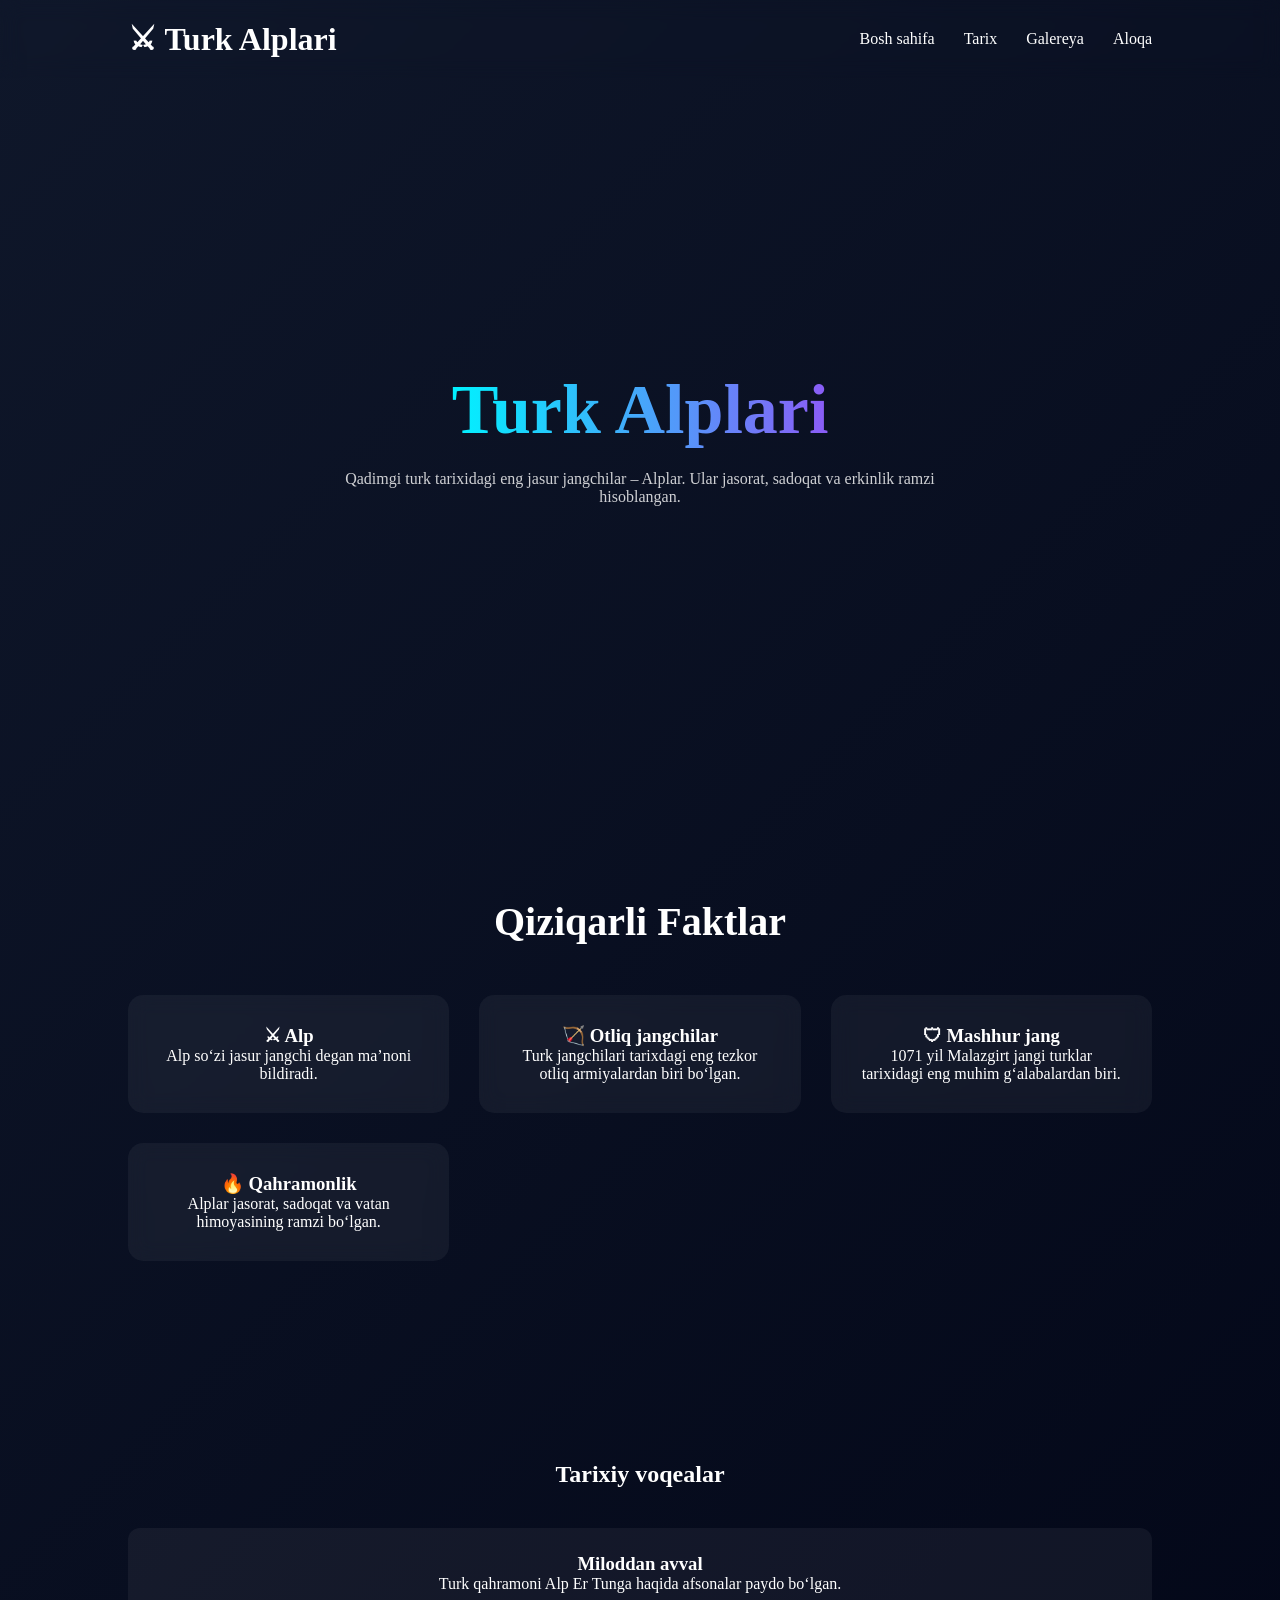
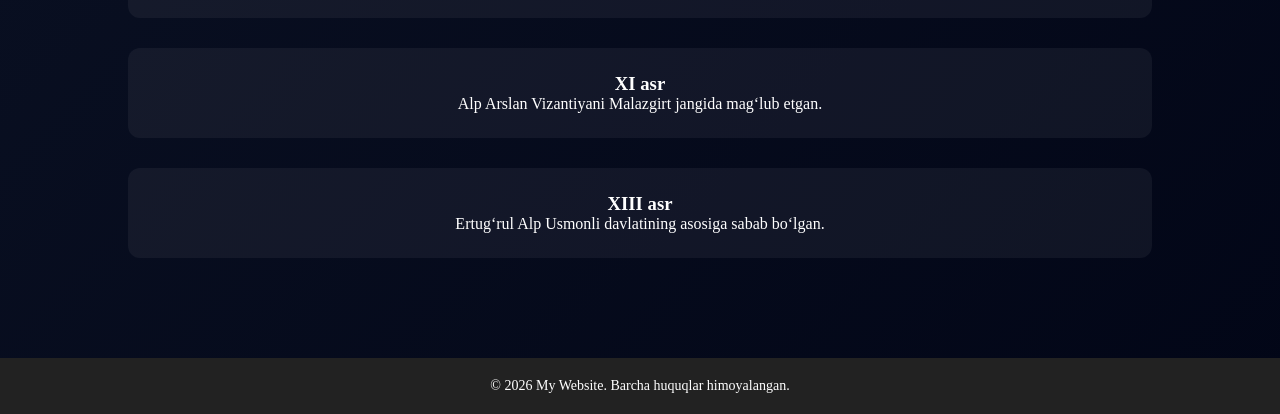
<file: index.html>
<!DOCTYPE html>
<html lang="uz">
<head>
<meta charset="UTF-8">
<meta name="viewport" content="width=device-width, initial-scale=1.0">
<title>Turk Alplari</title>
<link rel="stylesheet" href="bsb.6.css">
</head>
<body>
<header>
<h1>⚔ Turk Alplari</h1>
<nav>
<a href="index.html">Bosh sahifa</a>
<a href="2.bet.html">Tarix</a>
<a href="3.bet.html">Galereya</a>
<a href="4.bet.html">Aloqa</a>
</nav>
</header>
<section class="hero">
<h1>Turk Alplari</h1>
<p>
Qadimgi turk tarixidagi eng jasur jangchilar – Alplar.
Ular jasorat, sadoqat va erkinlik ramzi hisoblangan.
</p>
</section>
<section class="facts">
<h2>Qiziqarli Faktlar</h2>
<div class="cards">
<div class="card">
<h3>⚔ Alp</h3>
<p>Alp so‘zi jasur jangchi degan ma’noni bildiradi.</p>
</div>
<div class="card">
<h3>🏹 Otliq jangchilar</h3>
<p>Turk jangchilari tarixdagi eng tezkor otliq armiyalardan biri bo‘lgan.</p>
</div>
<div class="card">
<h3>🛡 Mashhur jang</h3>
<p>1071 yil Malazgirt jangi turklar tarixidagi eng muhim g‘alabalardan biri.</p>
</div>
<div class="card">
<h3>🔥 Qahramonlik</h3>
<p>Alplar jasorat, sadoqat va vatan himoyasining ramzi bo‘lgan.</p>
</div>
</div>
</section>
<section class="timeline">
<h2>Tarixiy voqealar</h2>
<div class="timeline-box">
<div class="event">
<h3>Miloddan avval</h3>
<p>Turk qahramoni Alp Er Tunga haqida afsonalar paydo bo‘lgan.</p>
</div>
<div class="event">
<h3>XI asr</h3>
<p>Alp Arslan Vizantiyani Malazgirt jangida mag‘lub etgan.</p>
</div>
<div class="event">
<h3>XIII asr</h3>
<p>Ertug‘rul Alp Usmonli davlatining asosiga sabab bo‘lgan.</p>
</div>
</div>
</section>
<footer class="footer">
  <p>© 2026 My Website. Barcha huquqlar himoyalangan.</p>
</footer>
</body>
</html>
</file>
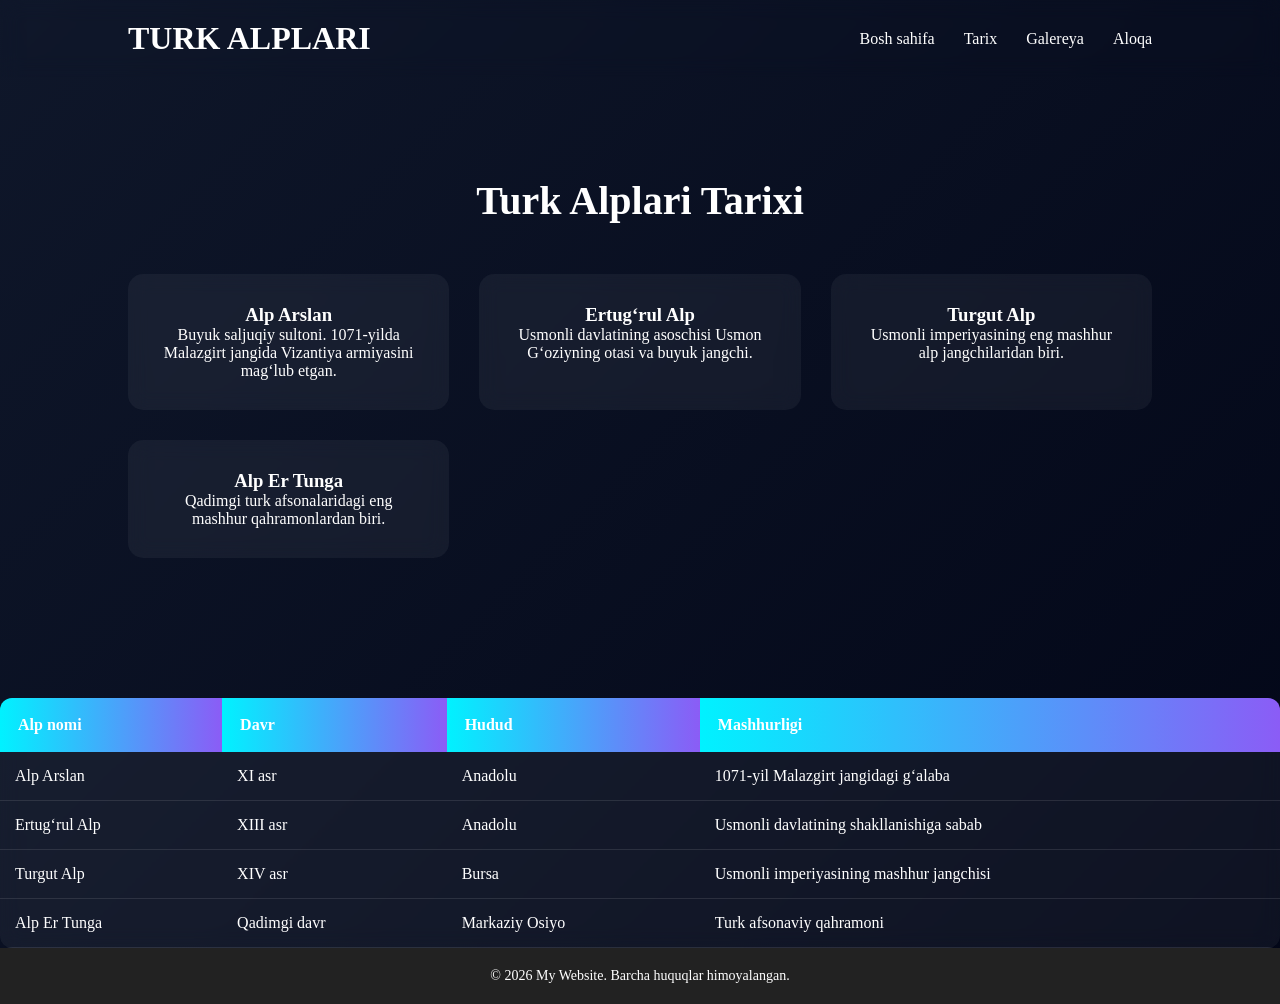
<file: 2.bet.html>
<!DOCTYPE html>
<html lang="uz">
<head>
<meta charset="UTF-8">
<title>Tarix</title>
<link rel="stylesheet" href="bsb.6.css">
</head>
<body>
<header>
<h1>TURK ALPLARI</h1>
<nav>
<a href="index.html">Bosh sahifa</a>
<a href="#">Tarix</a>
<a href="3.bet.html">Galereya</a>
<a href="4.bet.html">Aloqa</a>
</nav>
</header>
<section class="facts">
<h2>Turk Alplari Tarixi</h2>
<div class="cards">
<div class="card">
<h3>Alp Arslan</h3>
<p>Buyuk saljuqiy sultoni. 1071-yilda Malazgirt jangida Vizantiya armiyasini mag‘lub etgan.</p>
</div>
<div class="card">
<h3>Ertug‘rul Alp</h3>
<p>Usmonli davlatining asoschisi Usmon G‘oziyning otasi va buyuk jangchi.</p>
</div>
<div class="card">
<h3>Turgut Alp</h3>
<p>Usmonli imperiyasining eng mashhur alp jangchilaridan biri.</p>
</div>
<div class="card">
<h3>Alp Er Tunga</h3>
<p>Qadimgi turk afsonalaridagi eng mashhur qahramonlardan biri.</p>
</div>
</div>
</section>
<table class="modern-table">
<thead>
<tr>
<th>Alp nomi</th>
<th>Davr</th>
<th>Hudud</th>
<th>Mashhurligi</th>
</tr>
</thead>
<tbody>
<tr>
<td>Alp Arslan</td>
<td>XI asr</td>
<td>Anadolu</td>
<td>1071-yil Malazgirt jangidagi g‘alaba</td>
</tr>
<tr>
<td>Ertug‘rul Alp</td>
<td>XIII asr</td>
<td>Anadolu</td>
<td>Usmonli davlatining shakllanishiga sabab</td>
</tr>
<tr>
<td>Turgut Alp</td>
<td>XIV asr</td>
<td>Bursa</td>
<td>Usmonli imperiyasining mashhur jangchisi</td>
</tr>
<tr>
<td>Alp Er Tunga</td>
<td>Qadimgi davr</td>
<td>Markaziy Osiyo</td>
<td>Turk afsonaviy qahramoni</td>
</tr>
</tbody>
</table>
<footer class="footer">
  <p>© 2026 My Website. Barcha huquqlar himoyalangan.</p>
</footer>
</body>
</html>
</file>
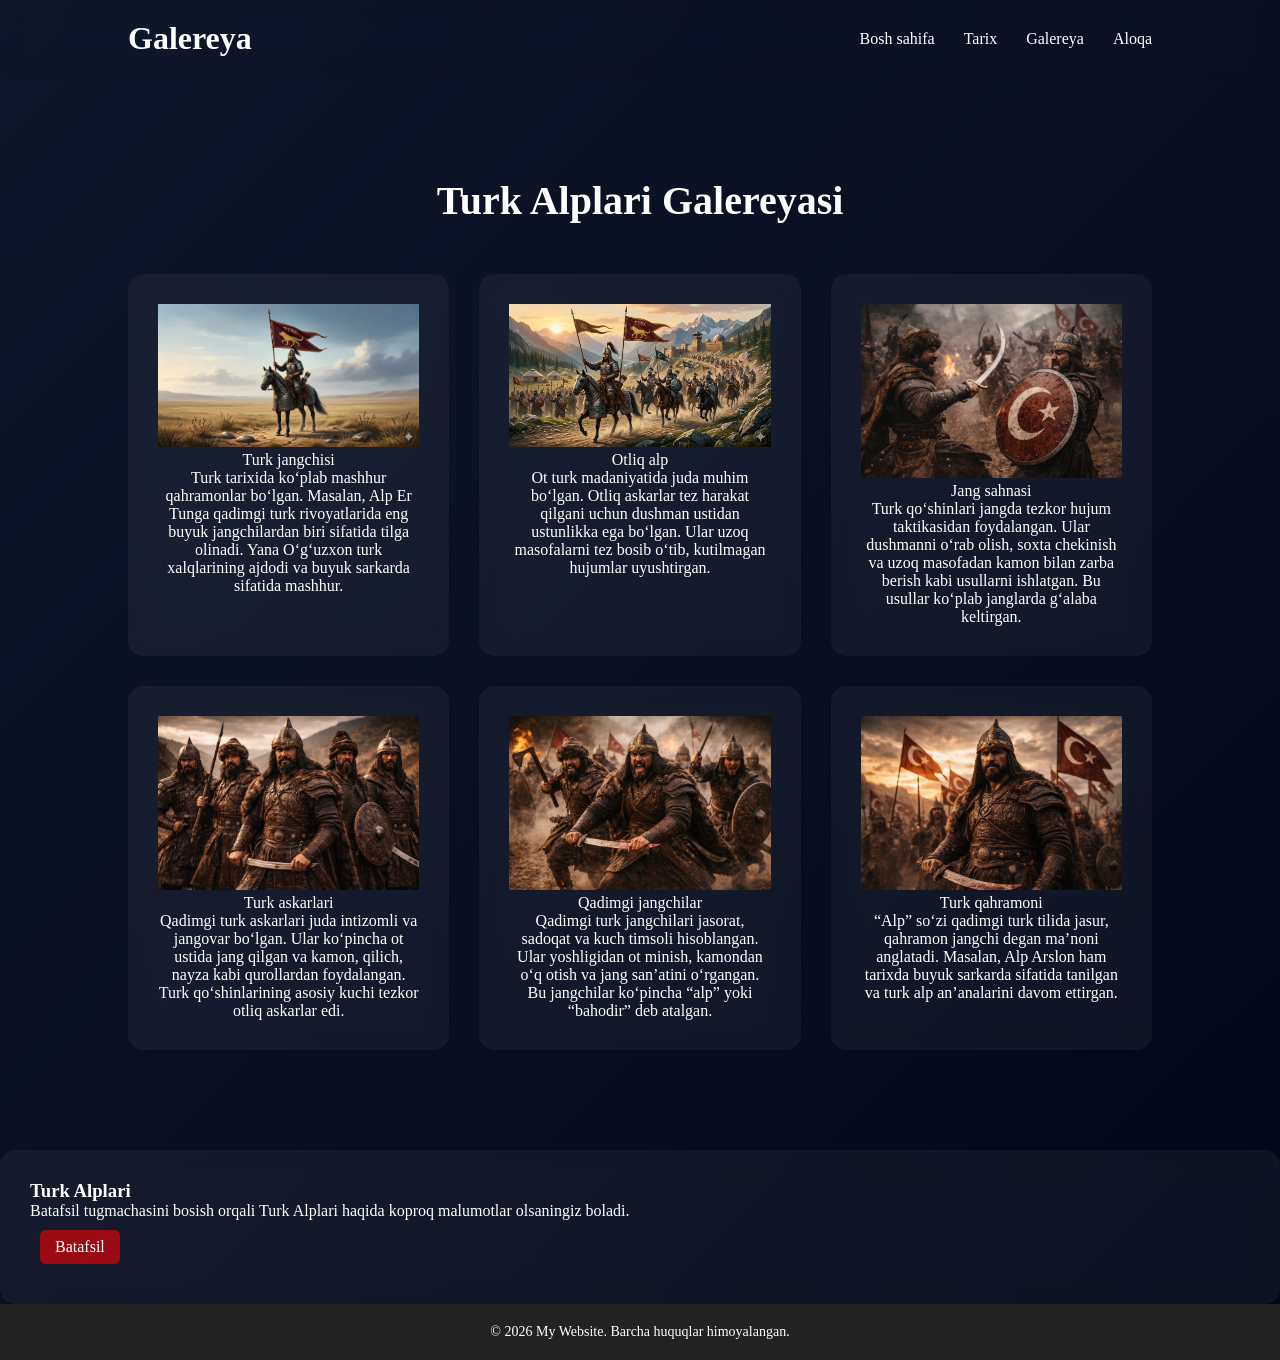
<file: 3.bet.html>
<!DOCTYPE html>
<html lang="uz">
<head>
<meta charset="UTF-8">
<meta name="viewport" content="width=device-width, initial-scale=1.0">
<title>Galereya</title>
<link rel="stylesheet" href="bsb.6.css">
</head>
<body>
<header>
<h1>Galereya</h1>
<nav>
<a href="index.html">Bosh sahifa</a>
<a href="2.bet.html">Tarix</a>
<a href="#">Galereya</a>
<a href="4.bet.html">Aloqa</a>
</nav>
</header>
<section class="facts">
<h2>Turk Alplari Galereyasi</h2>
<div class="cards">
<div class="card">

<img src="image.jpg" width="100%">
<p>Turk jangchisi</p>
<p>Turk tarixida ko‘plab mashhur qahramonlar bo‘lgan. Masalan, Alp Er Tunga qadimgi turk rivoyatlarida eng buyuk jangchilardan biri sifatida tilga olinadi. Yana O‘g‘uzxon turk xalqlarining ajdodi va buyuk sarkarda sifatida mashhur.</p>
</div>
<div class="card">
<img src="image2.jpg" width="100%">
<p>Otliq alp</p>
<p>Ot turk madaniyatida juda muhim bo‘lgan. Otliq askarlar tez harakat qilgani uchun dushman ustidan ustunlikka ega bo‘lgan. Ular uzoq masofalarni tez bosib o‘tib, kutilmagan hujumlar uyushtirgan.</p>
</div>
<div class="card">

<img src="image.3.png" width="100%">
<p>Jang sahnasi</p>
<p>Turk qo‘shinlari jangda tezkor hujum taktikasidan foydalangan. Ular dushmanni o‘rab olish, soxta chekinish va uzoq masofadan kamon bilan zarba berish kabi usullarni ishlatgan. Bu usullar ko‘plab janglarda g‘alaba keltirgan.</p>
</div>
<div class="card">
<img src="image.4.png" width="100%">
<p>Turk askarlari</p>
<p>Qadimgi turk askarlari juda intizomli va jangovar bo‘lgan. Ular ko‘pincha ot ustida jang qilgan va kamon, qilich, nayza kabi qurollardan foydalangan. Turk qo‘shinlarining asosiy kuchi tezkor otliq askarlar edi.</p>
</div>
<div class="card">
<img src="image.5.png" width="100%">
<p>Qadimgi jangchilar</p>
<p>Qadimgi turk jangchilari jasorat, sadoqat va kuch timsoli hisoblangan. Ular yoshligidan ot minish, kamondan o‘q otish va jang san’atini o‘rgangan. Bu jangchilar ko‘pincha “alp” yoki “bahodir” deb atalgan.</p>
</div>
<div class="card">
<img src="image.6.png" width="100%">
<p>Turk qahramoni</p>
<p>“Alp” so‘zi qadimgi turk tilida jasur, qahramon jangchi degan ma’noni anglatadi. Masalan, Alp Arslon ham tarixda buyuk sarkarda sifatida tanilgan va turk alp an’analarini davom ettirgan.</p>
</div>
</div>
</section>
<div class="card">
    <h3>Turk Alplari</h3>
    <p>Batafsil tugmachasini bosish orqali Turk Alplari haqida koproq malumotlar olsaningiz boladi.</p>
    <a href="alplar2.html" target="_blank" class="more-btn">
    Batafsil
    </a>
</div>
</div>
<footer class="footer">
  <p>© 2026 My Website. Barcha huquqlar himoyalangan.</p>
</footer>
</body>
</html>
</file>
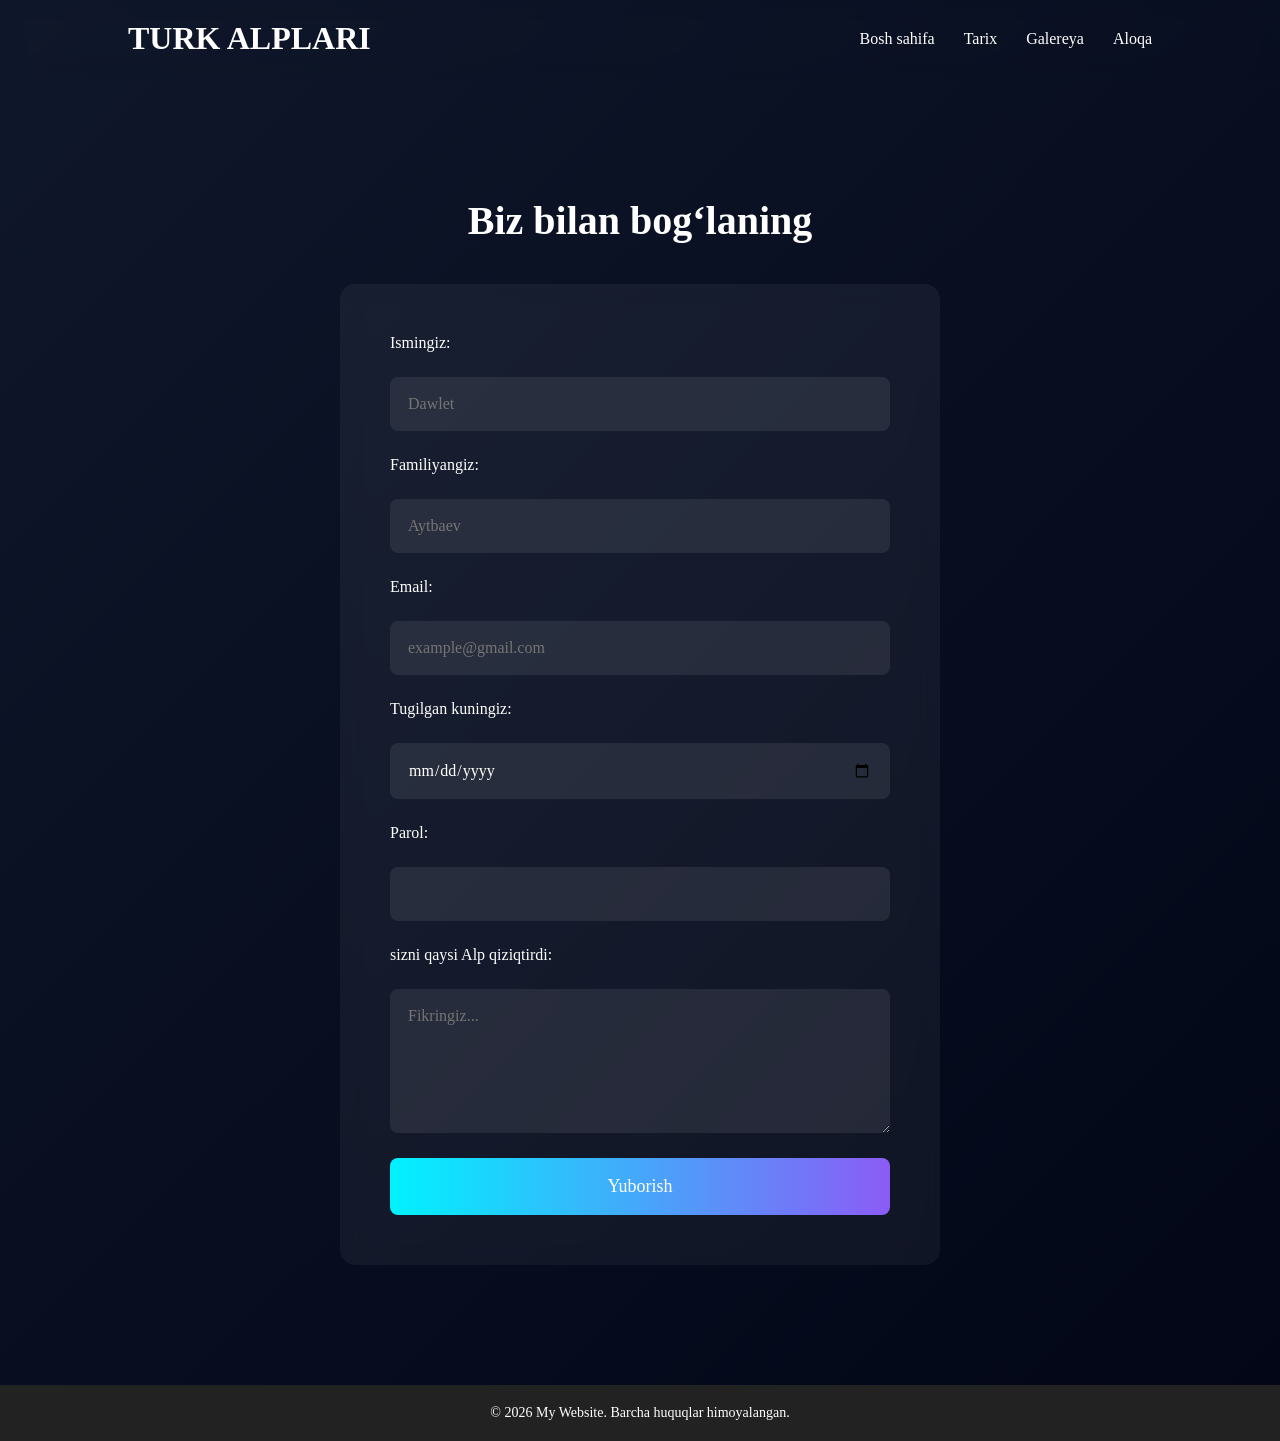
<file: 4.bet.html>
<!DOCTYPE html>
<html lang="uz">
<head>
<meta charset="UTF-8">
<title>Aloqa</title>
<link rel="stylesheet" href="bsb.6.css">
</head>
<body>
<header>
<h1>TURK ALPLARI</h1>
<nav>
<a href="index.html">Bosh sahifa</a>
<a href="2.bet.html">Tarix</a>
<a href="3.bet.html">Galereya</a>
<a href="#">Aloqa</a>
</nav>
</header>
<section class="contact-section">
<h2>Biz bilan bog‘laning</h2>
<form class="contact-form">
    <label>Ismingiz:</label>
<input type="text" placeholder="Dawlet">
<label>Familiyangiz:</label>
<input type="text" placeholder="Aytbaev">
<label>Email:</label>
<input type="email" placeholder="example@gmail.com">
<label>Tugilgan kuningiz:</label>
<input type="date" >
<label>Parol:</label>
<input type="text">
<label>sizni qaysi Alp qiziqtirdi:</label>
<textarea rows="6" placeholder="Fikringiz..."></textarea>
<button type="submit">Yuborish</button>
</form>
</section>
<footer class="footer">
  <p>© 2026 My Website. Barcha huquqlar himoyalangan.</p>
</footer>
</body>
</html>
</file>
<file: bsb.6.css>
*{
margin:0;
padding:0;
box-sizing:border-box;
font-family:Poppins;
}
body{
background:linear-gradient(135deg,#0f172a,#020617);
color:white;
}
header{
display:flex;
justify-content:space-between;
align-items:center;
padding:20px 10%;
backdrop-filter:blur(10px);
}
.logo{
font-size:24px;
font-weight:700;
background:linear-gradient(90deg,#00f2ff,#8b5cf6);
-webkit-background-clip:text;
color:transparent;
}
nav a{
color:white;
text-decoration:none;
margin-left:25px;
transition:0.3s;
}
nav a:hover{
color:#8b5cf6;
}
.hero{
height:80vh;
display:flex;
flex-direction:column;
justify-content:center;
align-items:center;
text-align:center;
}
.hero h1{
font-size:70px;
background:linear-gradient(90deg,#00f2ff,#8b5cf6);
-webkit-background-clip:text;
color:transparent;
}
.hero p{
max-width:600px;
margin-top:20px;
opacity:0.8;
}
.facts{
padding:100px 10%;
text-align:center;
}
.facts h2{
font-size:40px;
margin-bottom:50px;
}
.cards{
display:grid;
grid-template-columns:repeat(auto-fit,minmax(250px,1fr));
gap:30px;
}
.card{
background:rgba(255,255,255,0.05);
padding:30px;
border-radius:15px;
backdrop-filter:blur(10px);
transition:0.4s;
}
.card:hover{
transform:translateY(-10px);
box-shadow:0 0 30px #8b5cf6;
}
.timeline{
padding:100px 10%;
text-align:center;
}
.timeline-box{
display:grid;
gap:30px;
margin-top:40px;
}
.event{
background:rgba(255,255,255,0.05);
padding:25px;
border-radius:12px;
transition:0.3s;
}
.event:hover{
box-shadow:0 0 25px #00f2ff;
transform:scale(1.03);
}
.modern-table{
width:100%;
border-collapse:collapse;
margin-top:40px;
background:rgba(255,255,255,0.05);
backdrop-filter:blur(10px);
border-radius:12px;
overflow:hidden;
}
.modern-table th{
padding:18px;
background:linear-gradient(90deg,#00f2ff,#8b5cf6);
color:white;
text-align:left;
}
.modern-table td{
padding:15px;
border-bottom:1px solid rgba(255,255,255,0.1);
}
.modern-table tr{
transition:0.3s;
}
.modern-table tr:hover{
background:rgba(255,255,255,0.08);
transform:scale(1.01);
}
.contact-section{
display:flex;
flex-direction:column;
align-items:center;
justify-content:center;
padding:120px 20px;
}
.contact-section h2{
font-size:40px;
margin-bottom:40px;
}
.contact-form{
width:600px;
max-width:90%;
background:rgba(255,255,255,0.05);
padding:50px;
border-radius:15px;
backdrop-filter:blur(12px);
display:flex;
flex-direction:column;
gap:25px;
}
.contact-form input,
.contact-form textarea{
padding:18px;
font-size:16px;
border:none;
border-radius:8px;
background:rgba(255,255,255,0.08);
color:white;
}
.more-btn{
    display: inline-block;
    margin: 10px;
    padding: 8px 15px;
    background-color: rgba(255, 0, 0, 0.575);
    color:white;
    text-decoration: none;
    border-radius: 6px;
transition:0,3s
}
.more-btn:hover{
    background-color: #5c66f6c0;
}
.contact-form button{
padding:18px;
font-size:18px;
border:none;
border-radius:8px;
background:linear-gradient(90deg,#00f2ff,#8b5cf6);
color:white;
cursor:pointer;
}
.footer {
  background-color: #222;
  color: #fff;
  text-align: center;
  padding: 20px 0;
  font-size: 14px;
  position: relative;
  bottom: 0;
  width: 100%;
}

.footer p {
  margin: 0;
}
</file>
